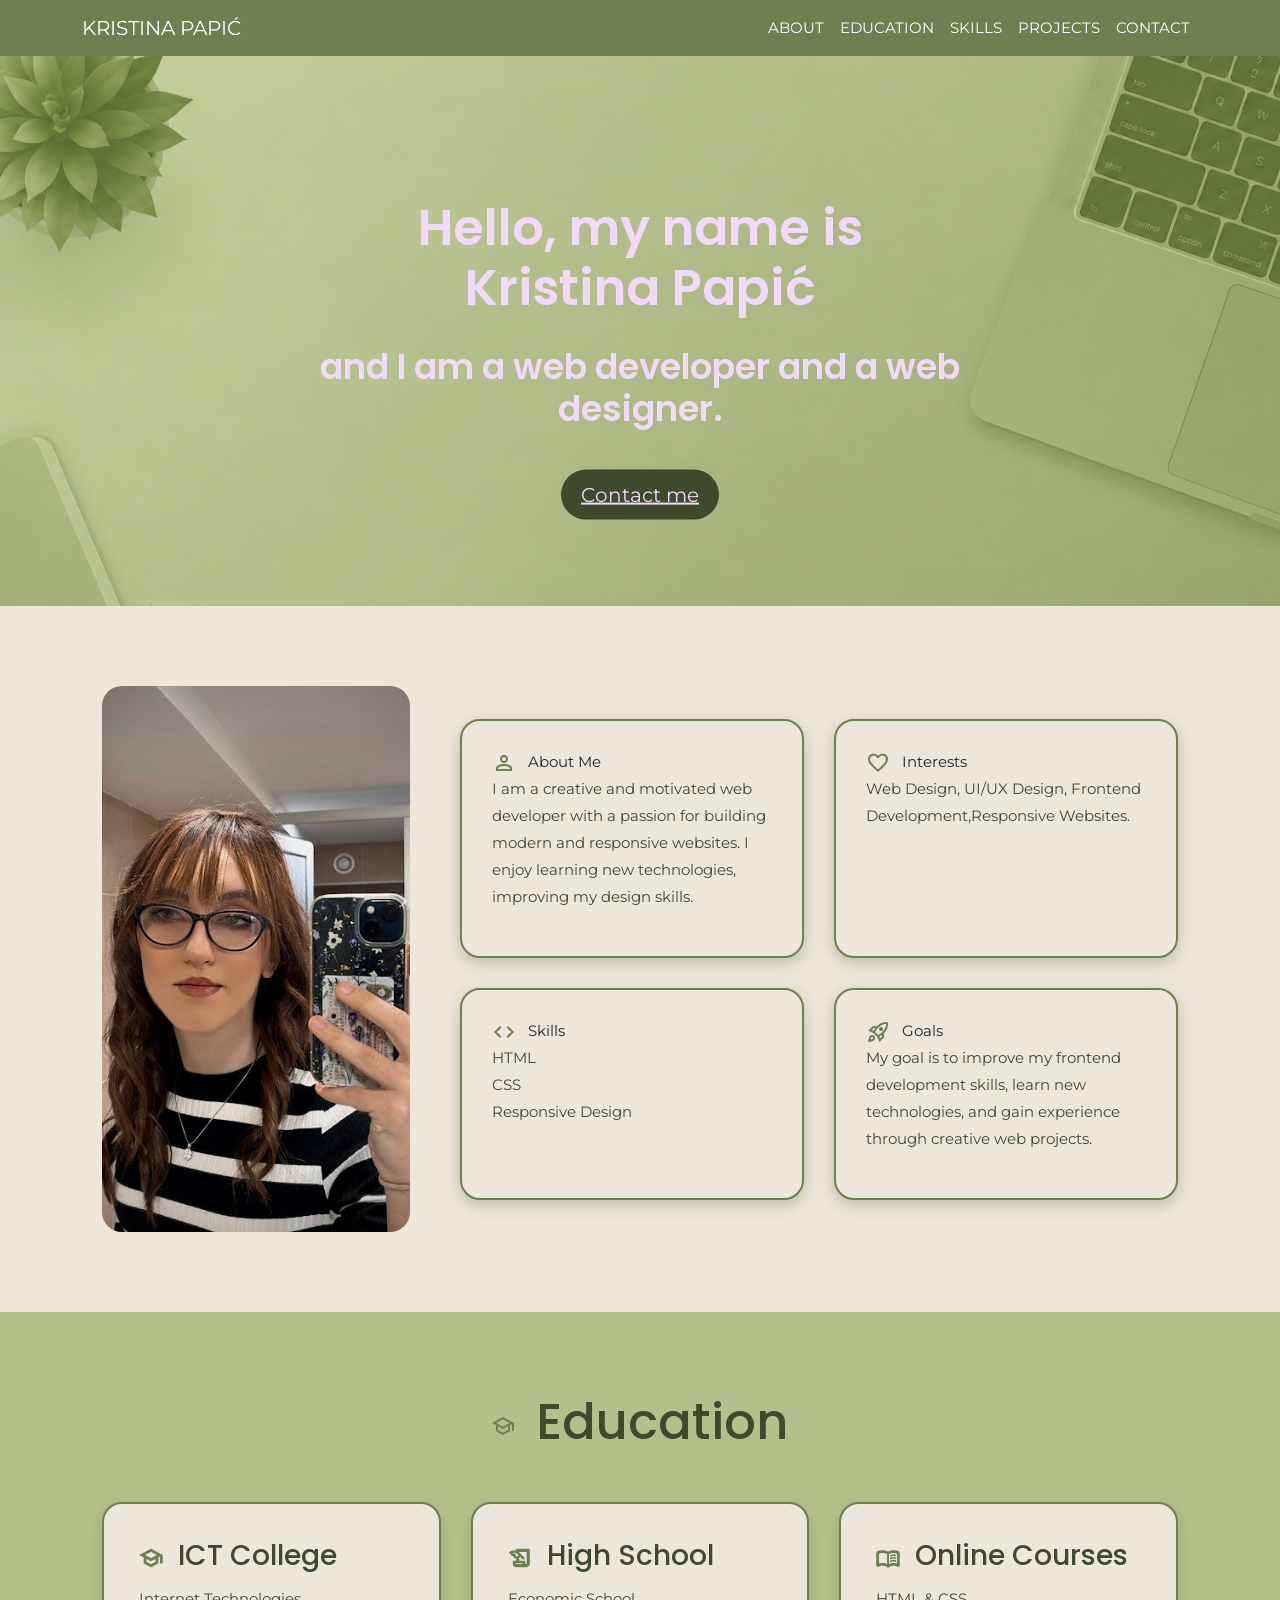
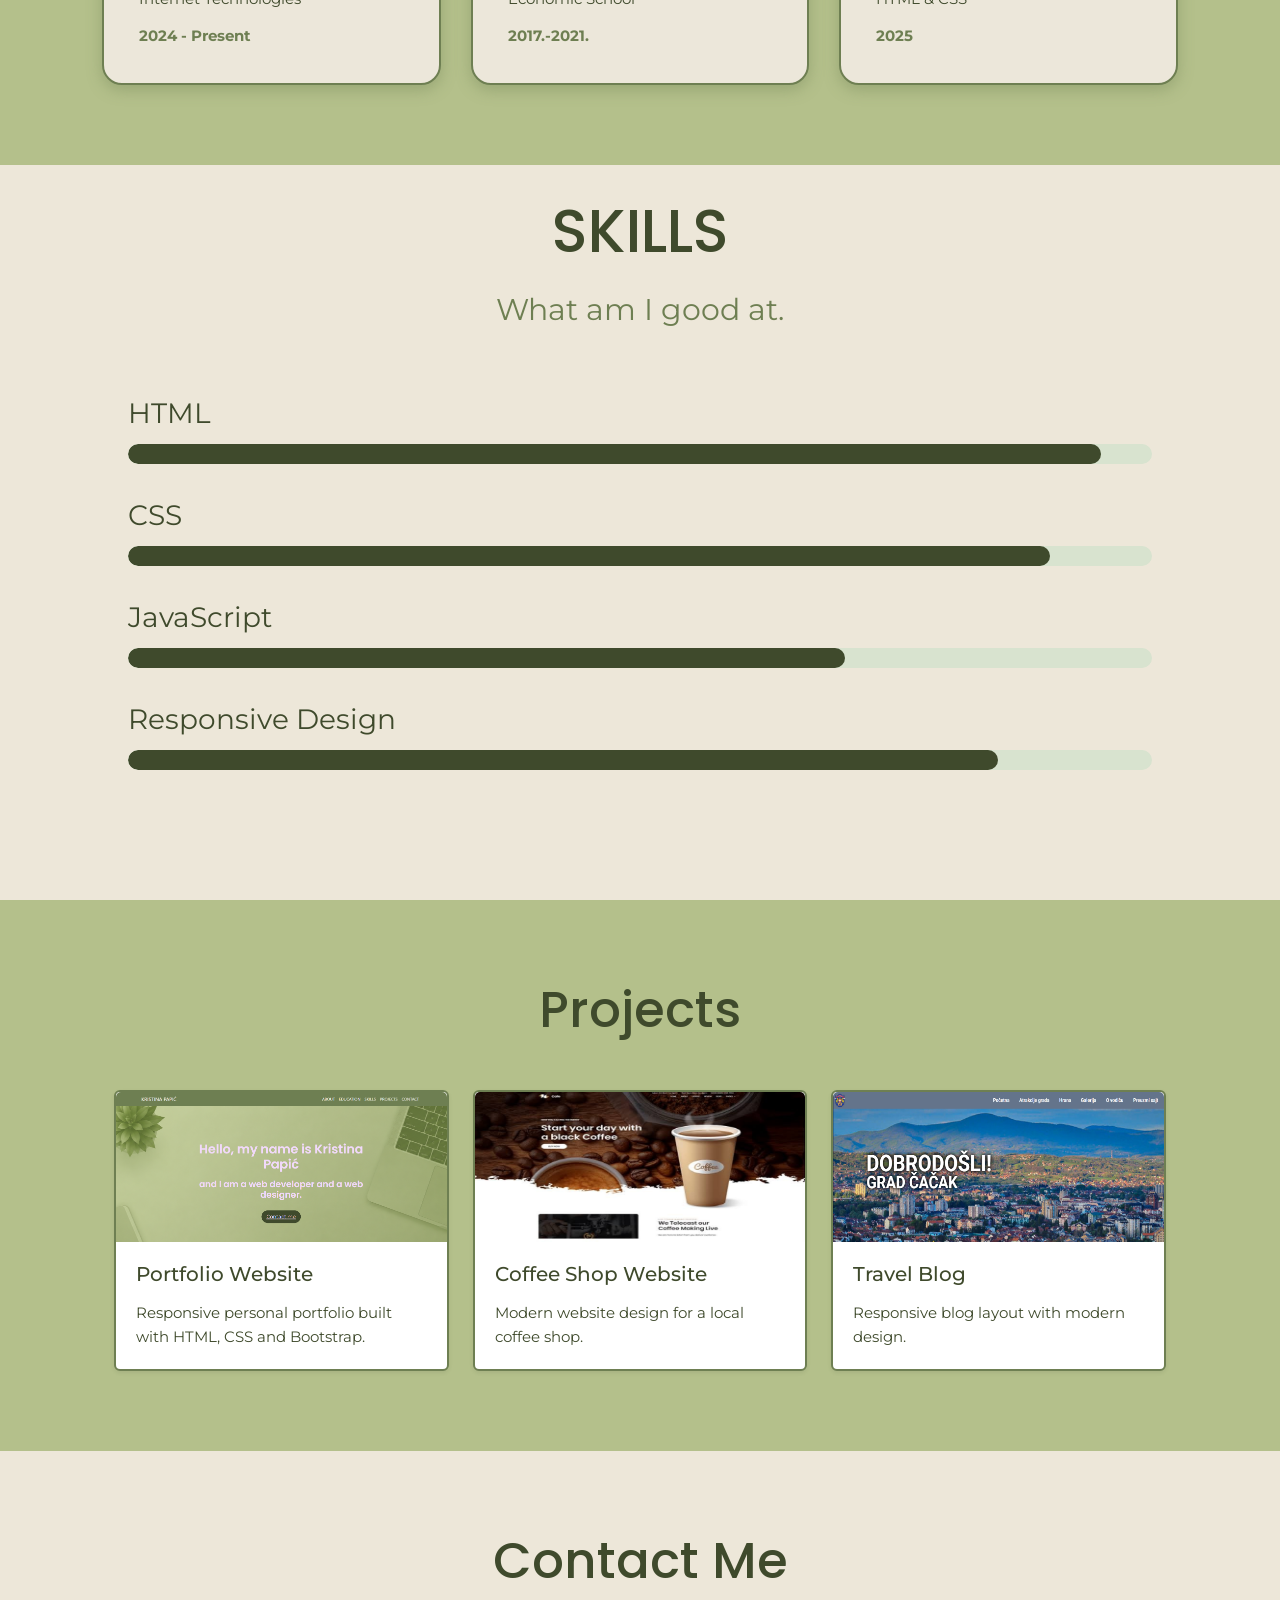
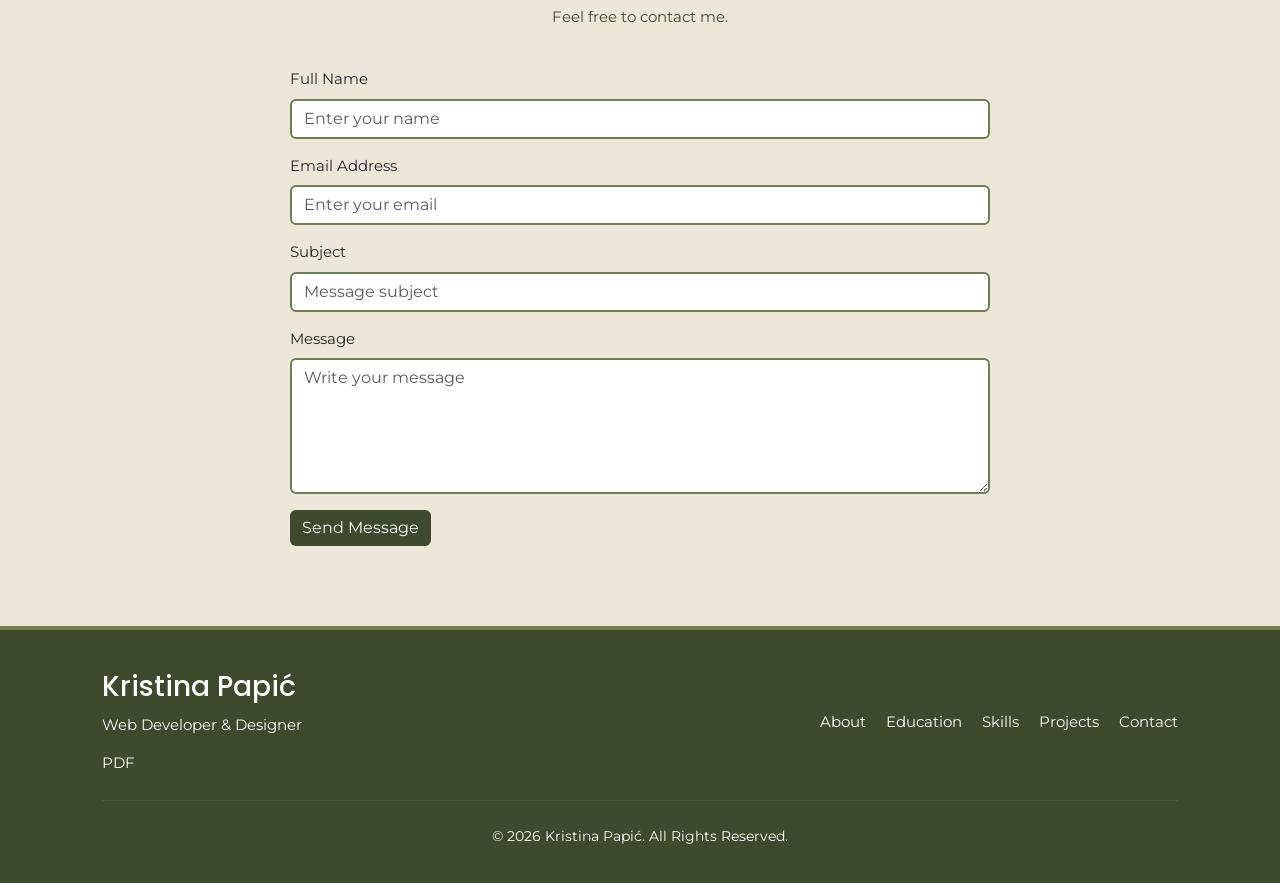
<file: index.html>
<!DOCTYPE html>
<html>
    <head>
        <meta charset="UTF-8"/>
        <meta name="viewport" content="width=device-width, initial-scale=1.0"/>
        <title>Portfolio Kristina Papic</title>

        <link rel="stylesheet" href="https://fonts.googleapis.com/css2?family=Montserrat:wght@500&display=swap"/>
        <link rel="stylesheet" href="https://fonts.googleapis.com/css2?family=Material+Symbols+Outlined" />
        <link href="https://fonts.googleapis.com/css2?family=BBH+Hegarty&family=Montserrat:ital,wght@0,100..900;1,100..900&family=Roboto:ital,wght@0,100..900;1,100..900&display=swap" rel="stylesheet">
        <link rel="stylesheet" href="https://fonts.googleapis.com/css2?family=Poppins:wght@400;600;700&family=Montserrat:wght@300;400;500&display=swap">
        <link href="https://cdn.jsdelivr.net/npm/bootstrap@5.3.3/dist/css/bootstrap.min.css" rel="stylesheet">
        <link rel="stylesheet" href="assets/css/style.css" type="text/css"/>
        <link rel="stylesheet" href="assets/css/responsive.css" type="text/css"/>
    </head>
    <body>
        <nav class="navbar navbar-expand-lg navbar-dark">
    <div class="container">

    <a class="navbar-brand" href="#">
      <span class="darkgreen">Kristina</span> Papić
    </a>

    <button class="navbar-toggler"
            type="button"
            data-bs-toggle="collapse"
            data-bs-target="#navbarNav">

      <span class="navbar-toggler-icon"></span>

    </button>

    <div class="collapse navbar-collapse"
         id="navbarNav">

      <ul class="navbar-nav ms-auto">

        <li class="nav-item">
          <a class="nav-link" href="#about">About</a>
        </li>

        <li class="nav-item">
          <a class="nav-link" href="#education">Education</a>
        </li>

        <li class="nav-item">
          <a class="nav-link" href="#skills">Skills</a>
        </li>

        <li class="nav-item">
          <a class="nav-link" href="#projects">Projects</a>
        </li>

        <li class="nav-item">
          <a class="nav-link" href="#contact">Contact</a>
        </li>

      </ul>

    </div>
  </div>
</nav>
    <section id="cover">
        <img src="images/unnamed.png" alt="pocetna">
        <div id="dark">
            <h2 id="maintitle">Hello, my name is Kristina Papić</h2>
            <h2>and I am a web developer and a web designer.</h2>
            <a id="button-1" href="#contact">Contact me</a>
        </div>
    </section>

     <section id="about">
        <div class="about-left">
        <img src="images/kris.jpg" alt="Kristina">
        </div>

        <div class="about-right">
        <div class="box">
        <span class="material-symbols-outlined">person</span>
About Me
        <p> I am a creative and motivated web developer with a passion for
building modern and responsive websites. I enjoy learning new
technologies, improving my design skills.      
        </p>
        </div>
             
        <div class="box">
        <span class="material-symbols-outlined">favorite</span>
Interests
         <p>Web Design, UI/UX Design, Frontend Development,Responsive Websites.</p>
        </div>

        <div class="box">
        <span class="material-symbols-outlined">code</span>
Skills
        <p>
                HTML <br>
                CSS <br>
                Responsive Design
                
        </p>
        </div>

        <div class="box">
        <span class="material-symbols-outlined">rocket_launch</span>
Goals
        <p> My goal is to improve my frontend development skills, learn new
technologies, and gain experience through creative web projects.</p>
        </div>

        </div>

    </section> 

    <section id="education">
    <h2>
    <span class="material-symbols-outlined">
        school
    </span>
    Education
    </h2>

    <div class="education-grid">

        <div class="edu-card">
            <h3>
            <span class="material-symbols-outlined">
        school
            </span>
                 ICT College
            </h3>
            <p>Internet Technologies</p>
            <span>2024 - Present</span>
        </div>

        <div class="edu-card">
           <h3>
            <span class="material-symbols-outlined">
        history_edu
            </span>
                High School
            </h3>
            <p>Economic School</p>
            <span>2017.-2021.</span>
        </div>

        <div class="edu-card">
            <h3>
            <span class="material-symbols-outlined">
        menu_book
            </span>
                Online Courses
            </h3>
            <p>HTML & CSS</p>
            <span>2025</span>
        </div>

    </div>

</section>
    <section id="skills">

    <h2>SKILLS</h2>
    <p class="subtitle">What am I good at.</p>

    <div class="skill">
        <div class="skill-name">HTML</div>
        <div class="skill-bar">
            <div class="skill-fill html"></div>
        </div>
    </div>

    <div class="skill">
        <div class="skill-name">CSS</div>
        <div class="skill-bar">
            <div class="skill-fill css"></div>
        </div>
    </div>

    <div class="skill">
        <div class="skill-name">JavaScript</div>
        <div class="skill-bar">
            <div class="skill-fill js"></div>
        </div>
    </div>

    <div class="skill">
        <div class="skill-name">Responsive Design</div>
        <div class="skill-bar">
            <div class="skill-fill responsive"></div>
        </div>
    </div>

    </section>
    <section id="projects">

    <h2>Projects</h2>

    <div class="container">
        <div class="row g-4">

            <div class="col-lg-4 col-12">
                <div class="card h-100 shadow-sm">
                    <img src="images/portfolio1.png"
                         class="card-img-top"
                         alt="Portfolio Website">

                    <div class="card-body">
                        <h5 class="card-title">Portfolio Website</h5>

                        <p class="card-text">
                            Responsive personal portfolio built with HTML, CSS and Bootstrap.
                        </p>
                    </div>
                </div>
            </div>

            <div class="col-lg-4 col-12">
                <div class="card h-100 shadow-sm">
                    <img src="images/coffee1.jpeg"
                         class="card-img-top"
                         alt="Coffee Shop">

                    <div class="card-body">
                        <h5 class="card-title">Coffee Shop Website</h5>

                        <p class="card-text">
                            Modern website design for a local coffee shop.
                        </p>
                    </div>
                </div>
            </div>

            <div class="col-lg-4 col-12">
                <div class="card h-100 shadow-sm">
                    <img src="images/cacak1.png"
                         class="card-img-top"
                         alt="Travel Blog">

                    <div class="card-body">
                        <h5 class="card-title">Travel Blog</h5>

                        <p class="card-text">
                            Responsive blog layout with modern design.
                        </p>
                    </div>
                </div>
            </div>

        </div>
    </div>

</section>
<section id="contact">

    <div class="container">

        <h2>Contact Me</h2>
        <p class="contact-subtitle">
            Feel free to contact me.
        </p>

        <form>

            <div class="mb-3">
                <label class="form-label">Full Name</label>
                <input type="text"
                       class="form-control"
                       placeholder="Enter your name" required="required">
            </div>

            <div class="mb-3">
                <label class="form-label">Email Address</label>
                <input type="email"
                       class="form-control"
                       placeholder="Enter your email" required="required">
            </div>

            <div class="mb-3">
                <label class="form-label">Subject</label>
                <input type="text"
                       class="form-control"
                       placeholder="Message subject" required="required">
            </div>

            <div class="mb-3">
                <label class="form-label">Message</label>
                <textarea class="form-control"
                          rows="5"
                          placeholder="Write your message"></textarea>
            </div>

            <button type="submit"
                    class="btn btn-success">
                Send Message
            </button>

        </form>

    </div>
</section>
    <footer>

    <div class="footer-content">

        <div class="footer-logo">
            <h3>Kristina Papić</h3>
            <p>Web Developer & Designer</p>
            <a href ="assets/portfolio ocenjivanje.pdf">PDF</a>
        </div>

        <div class="footer-links">
            <a href="#about">About</a>
            <a href="#education">Education</a>
            <a href="#skills">Skills</a>
            <a href="#projects">Projects</a>
            <a href="#contact">Contact</a>
        </div>

    </div>

    <hr>

    <p class="copyright">
        © 2026 Kristina Papić. All Rights Reserved.
    </p>

</footer>

       <script src="https://cdn.jsdelivr.net/npm/bootstrap@5.3.3/dist/js/bootstrap.bundle.min.js"></script> 
    </body>
</html>
</file>
<file: assets/css/style.css>
* {
  margin: 0;
  padding: 0;
  box-sizing: border-box;
  
}


html {
  scroll-behavior: smooth;
}

body {
  font-family: "Montserrat", sans-serif;
  font-size: 15px;
  font-weight: 400;
}
h1, h2, h3{
    font-family: "Poppins", sans-serif;
}

.navbar{
    background-color:#6E7F52;
    position: sticky;
    top: 0;
    width: 100%;
    z-index: 1000;
}

.navbar-brand{
    color:white !important;
    text-transform:uppercase;
}

.nav-link{
    color:white !important;
    text-transform:uppercase;
}

.nav-link:hover{
    color:#3F4A2C !important;
}


#cover {
  width: 100%;
  height: 550px;
  position: relative;
}
#cover img {
    width: 100%;
    height: 550px;
    object-fit: cover;
    display: block;
     object-position: center top;
    
}

#cover #maintitle, #cover h2 {
  color: #f1d9fa;
  font-weight: 550;
  text-align: center;
}
#cover #maintitle {
  font-size: 50px;
}
#cover h2 {
  font-size: 35px;
}

#dark {
    position: absolute;
    top: 55%;
    left: 50%;
    transform: translate(-50%, -50%);

    text-align: center;

    display: flex;
    flex-direction: column;
    align-items: center;
    gap: 20px;
}

#dark #button-1 {
  position:relative;
  border-radius: 25px;
  padding: 10px 20px;
  background-color: #3F4A2C;
  color: #f1d9fa;
  margin-top: 2%;
  font-family: "Montserrat", sans-serif;
  font-size: 20px;
  font-weight: 400;
  transition: 0.3s linear;
}
#dark #button-1:hover {
  border-radius: 25px;
  padding: 10px 20px;
  background-color: #f1d9fa;
  color:#3F4A2C ;
  font-family: "Montserrat", sans-serif;
  font-size: 20px;
  font-weight: 400;
}
#dark .material-symbols-outlined {
  color: #f1d9fa;
  font-size: 90px;

  position: relative;
  top: 0px;

  transition: top 0.5s ease-in-out;
  animation: bounce 2s infinite;
}

@keyframes bounce {
  0%, 100% {
    top: -40px;
  }
  50% {
    top: 1px;
  }
}
#about{
    width: 100%;
    height: auto;
    margin-top:auto;
    padding: 80px 8%;
    background-color: #ede7d9;
    display: flex;
    justify-content: space-between;
    align-items: center;
    gap: 50px;
    min-height: 590px;
}

.about-left{
    width: 30%;
}

.about-left img{
    width: 100%;
    border-radius: 20px;
}

.about-right{
    width: 70%;
    display: grid;
    grid-template-columns: 1fr 1fr;
    gap: 30px;
}

.box{
    background-color: #ece7da;
    padding: 30px;
    border-radius: 20px;
    border: 2px solid #6E7F52;

    box-shadow: 0px 5px 15px rgba(110, 127, 82, 0.4);
}

.box h2{
    margin-bottom: 20px;
    color: #3F4A2C;
}

.box p{
    line-height: 1.8;
    color:#3F4A2C;
}
#education{
    width:100%;
    padding:80px 8%;
    background-color:#B4C08B;
}

#education h2{
    text-align:center;
    font-size:50px;
    color:#3F4A2C;
    margin-bottom:50px;
}

.education-grid{
    display:grid;
    grid-template-columns:repeat(3,1fr);
    gap:30px;
}

.edu-card{
    background:#ece7da;
    padding:35px;
    border-radius:20px;
    border:2px solid #6E7F52;

    box-shadow:0px 5px 15px rgba(110,127,82,0.4);

    transition:0.3s;
}

.edu-card:hover{
    transform:translateY(-5px);
}

.edu-card h3{
    color:#3F4A2C;
    margin-bottom:15px;
    font-size:28px;
}

.edu-card p{
    margin-bottom:15px;
    color:#3F4A2C;
}

.edu-card span{
    font-weight:bold;
    color:#6E7F52;
}
.material-symbols-outlined{
    vertical-align: middle;
    color:#6E7F52;
    margin-right:8px;
}
#skills{
    width: 100%;
    min-height: 650px;
    height: auto;
    padding: 100px 10%;
    padding-top: 30px;

    background-color:#ede7d9;
}

#skills h2{
    text-align: center;
    font-size: 60px;
    color: #3F4A2C;
    margin-bottom: 20px;
}

.subtitle{
    text-align: center;
    font-size: 30px;

    margin-bottom: 60px;

    color: #6E7F52;
}

.skill{
    margin-bottom: 30px;
}

.skill-name{
    font-size: 28px;
    margin-bottom: 10px;

    color: #3F4A2C;
}

.skill-bar{
    width: 100%;
    height: 20px;

    background-color: #d8e3cf;

    border-radius: 30px;

    overflow: hidden;
}

.skill-fill{
    height: 100%;

    border-radius: 30px;

    background: linear-gradient(to right, #3F4A2C, #3F4A2C);
}

/* procenti */

.html{
    width: 95%;
}

.css{
    width: 90%;
}

.js{
    width: 70%;
}

.responsive{
    width: 85%;
}

#projects{
    padding:80px 8%;
    background-color:#B4C08B;
}

#projects h2{
    text-align:center;
    color:#3F4A2C;
    font-size:50px;
    margin-bottom:50px;
}

#projects .row {
    align-items: stretch;
}

#projects .col-lg-4,
#projects .col-12 {
    display: flex;
}

#projects .card {
    width: 100%;
    height: 100%;
    border: 2px solid #6E7F52;
    border-radius: 6px;
    overflow: hidden;
    display: flex;
    flex-direction: column;
}

#projects .card-img-top {
    width: 100%;
    height: 150px;
    object-fit: fill;
    object-position: top center;
    display: block;
}

#projects .card-body {
    flex: 1;
    padding: 22px;
}

#projects .card-title {
    color: #3F4A2C;
    margin-bottom: 15px;
}

#projects .card-text {
    color: #3F4A2C;
    line-height: 1.6;
    margin-bottom: 0;
}
#contact{
    padding:80px 8%;
    background-color:#ede7d9;
}

#contact h2{
    text-align:center;
    font-size:50px;
    color:#3F4A2C;
    margin-bottom:15px;
}

.contact-subtitle{
    text-align:center;
    margin-bottom:40px;
    color:#3F4A2C;
}

#contact form{
    max-width:700px;
    margin:0 auto;
}

.form-control{
    border:2px solid #6E7F52;
}

.form-control:focus{
    border-color:#3F4A2C;
    box-shadow:none;
}

.btn-success{
    background-color:#3F4A2C;
    border:none;
}

.btn-success:hover{
    background-color:#6E7F52;
}

#projects h2{
    text-align:center;
    
}
footer{
    width:100%;
    background-color:#3F4A2C;
    color:white;

    border-top:4px solid #6E7F52;

    padding:40px 8% 20px;
}

.footer-content{
    display:flex;
    justify-content:space-between;
    align-items:center;
    flex-wrap:wrap;
    gap:20px;
}

.footer-logo h3{
    margin-bottom:10px;
}

.footer-logo a{
    text-decoration: none;
    color: white;
}

.footer-logo a:hover{
    color: #B7C39A;
    transition: 0.3s;
}

.footer-links{
    display:flex;
    gap:20px;
}

.footer-links a{
    color:white;
    text-decoration:none;
    transition:0.3s;
}

.footer-links a:hover{
    color:#B7C39A;
}

footer hr{
    margin:25px 0;
    border:none;
    border-top:1px solid rgba(255,255,255,0.3);
}

.copyright{
    text-align:center;
    font-size:14px;
}

::-webkit-scrollbar{
    width:12px;
}


::-webkit-scrollbar-track{
    background:#EDE7D9;
}


::-webkit-scrollbar-thumb{
    background:#6E7F52;
    border-radius:10px;
}


::-webkit-scrollbar-thumb:hover{
    background:#3F4A2C;
}
</file>
<file: assets/css/responsive.css>
@media screen and (max-width: 1024px) {

    #cover {
        height: 500px;
    }

    #cover img {
        height: 500px;
    }

    #cover #maintitle {
        font-size: 38px;
    }

    #cover h2 {
        font-size: 28px;
    }

    #dark {
        width: 90%;
        top: 45%;
    }

    #about {
        height: auto;
        min-height: auto;
        flex-direction: column;
        padding: 70px 6%;
        gap: 40px;
        align-items: center;
    }

    .about-left {
        width: 45%;
    }

    .about-right {
        width: 100%;
        grid-template-columns: 1fr 1fr;
        gap: 30px;
    }

    #education {
        padding: 70px 6%;
    }

    .education-grid {
        grid-template-columns: repeat(3, 1fr);
        gap: 30px;
    }

    .edu-card {
        padding: 28px;
    }

    .edu-card h3 {
        font-size: 26px;
    }

    #skills {
        height: auto;
        min-height: auto;
        padding: 70px 8%;
    }

    #projects {
        padding: 70px 5%;
    }

    #projects .card-img-top {
        height: 145px;
    }
}

    #projects .card-body {
        padding: 20px;
    }

@media screen and (max-width: 768px) {

    #cover {
        height: 380px;
    }

    #cover img {
        height: 380px;
    }

    #dark {
        width: 90%;
        top: 40%;
    }

    #cover #maintitle {
        font-size: 30px;
    }

    #cover h2 {
        font-size: 20px;
    }

    #dark #button-1 {
        font-size: 16px;
        padding: 10px 18px;
    }

    #dark .material-symbols-outlined {
        font-size: 60px;
    }

    #about {
        height: auto;
        padding: 60px 5%;
        gap: 30px;
    }

    .about-left {
        width: 80%;
    }

    .about-right {
        width: 100%;
        grid-template-columns: 1fr;
    }

    .box {
        padding: 25px;
    }

    .box h2 {
        font-size: 22px;
    }

    .box p {
        font-size: 15px;
        line-height: 1.7;
    }

    #education {
        padding: 60px 5%;
    }

    #education h2 {
        font-size: 42px;
    }

    .education-grid {
        grid-template-columns: 1fr;
    }

    #skills {
        height: auto;
        padding: 60px 5%;
    }

    #skills h2 {
        font-size: 42px;
    }

    .subtitle {
        font-size: 22px;
        margin-bottom: 40px;
    }

    .skill-name {
        font-size: 22px;
    }

    #projects .container {
        max-width: 520px;
    }

    #projects .card-img-top {
        height: 190px;
        object-fit: cover;
        object-position: center top;
        background-color: white;
    }

    #projects .card-title {
        min-height: auto;
    }

    footer .footer-content {
        flex-direction: column;
        text-align: center;
    }

    .footer-links {
        flex-direction: column;
        gap: 10px;
    }
}


@media screen and (max-width: 425px) {

    #cover {
        height: 420px;
    }

    #cover img {
        height: 420px;
    }

    #dark {
        top: 55% !important;
        width: 90%;
        gap: 10px;
    }

    #cover #maintitle {
        font-size: 26px !important;
        line-height: 1.2;
        margin: 0;
    }

    #cover h2 {
        font-size: 17px !important;
        line-height: 1.3;
        margin: 0;
    }

    #dark #button-1 {
        font-size: 14px;
        padding: 8px 16px;
    }

    #education h2 {
        font-size: 36px;
    }

    .edu-card h3 {
        font-size: 26px;
    }

    #projects {
        padding: 45px 18px;
    }

    #projects h2 {
        font-size: 42px;
        margin-bottom: 35px;
    }

    #projects .container {
        max-width: 100%;
        padding-left: 0;
        padding-right: 0;
    }

    #projects .card-img-top {
        height: 165px;
        object-fit: cover;
        object-position: center top;
        background-color: white;
    }

    #projects .card-body {
        padding: 18px;
    }

    #about {
        width: 100%;
        height: auto !important;
        min-height: auto !important;
        padding: 40px 20px !important;
        display: flex !important;
        flex-direction: column !important;
        align-items: center !important;
        gap: 25px !important;
    }

    .about-left {
        width: 100% !important;
    }

    .about-left img {
        width: 100% !important;
        max-width: 280px;
        display: block;
        margin: 0 auto;
    }

    .about-right {
        width: 100% !important;
        display: grid !important;
        grid-template-columns: 1fr !important;
        gap: 20px !important;
    }

    .box {
        width: 100% !important;
        padding: 22px !important;
        border-radius: 16px;
    }

    .box p {
        font-size: 14px;
        line-height: 1.6;
        word-break: normal;
        overflow-wrap: break-word;
    }

    #education {
        padding: 45px 20px !important;
    }

    .education-grid {
        grid-template-columns: 1fr !important;
        gap: 20px !important;
    }

    .edu-card {
        width: 100% !important;
        padding: 22px !important;
    }

    #skills {
        height: auto !important;
        min-height: auto !important;
        padding: 45px 20px !important;
    }
}

@media screen and (max-width: 375px) {

    #projects .card-img-top {
        height: 150px;
    }

    #projects .card-title {
        font-size: 21px;
    }

    #projects .card-text {
        font-size: 15px;
    }
}

@media screen and (max-width: 320px) {
    
    #projects {
        padding: 40px 12px;
    }

    #projects .card-img-top {
        height: 130px;
    }

    #projects .card-body {
        padding: 15px;
    }

    #projects .card-title {
        font-size: 19px;
    }

    #projects .card-text {
        font-size: 14px;
    }
}
</file>
